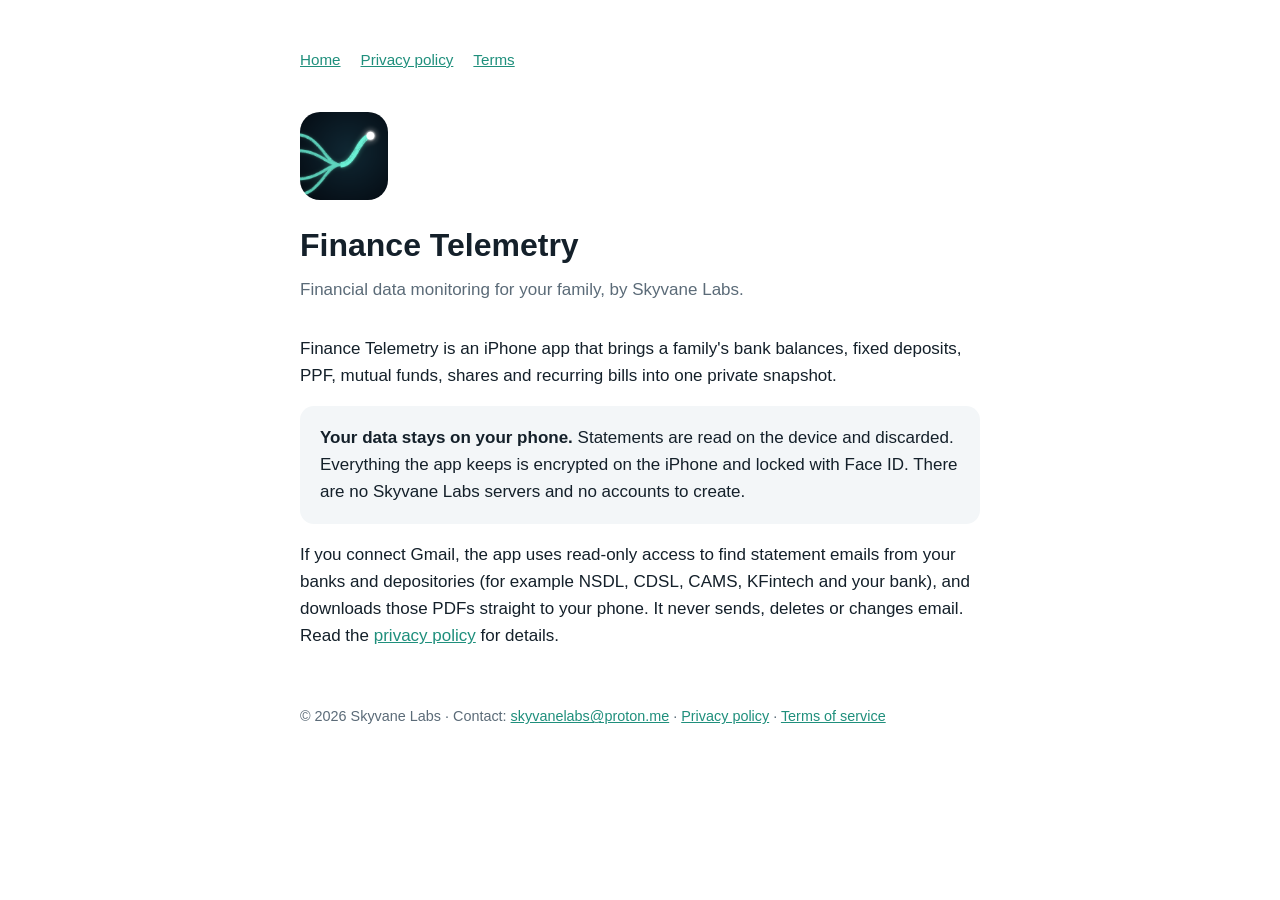
<file: index.html>
<!doctype html>
<html lang="en"><head><meta charset="utf-8"><meta name="viewport" content="width=device-width, initial-scale=1">
<title>Finance Telemetry</title><link rel="stylesheet" href="style.css"></head>
<body><main>
<nav><a href="index.html">Home</a><a href="privacy.html">Privacy policy</a><a href="terms.html">Terms</a></nav>
<img class="logo" src="icon.png" alt="Finance Telemetry icon">
<h1>Finance Telemetry</h1>
<p class="sub">Financial data monitoring for your family, by Skyvane Labs.</p>
<p>Finance Telemetry is an iPhone app that brings a family's bank balances, fixed deposits, PPF, mutual funds, shares and recurring bills into one private snapshot.</p>
<div class="card">
<strong>Your data stays on your phone.</strong> Statements are read on the device and discarded. Everything the app keeps is encrypted on the iPhone and locked with Face ID. There are no Skyvane Labs servers and no accounts to create.
</div>
<p>If you connect Gmail, the app uses read-only access to find statement emails from your banks and depositories (for example NSDL, CDSL, CAMS, KFintech and your bank), and downloads those PDFs straight to your phone. It never sends, deletes or changes email. Read the <a href="privacy.html">privacy policy</a> for details.</p>
<footer>© 2026 Skyvane Labs · Contact: <a href="mailto:skyvanelabs@proton.me">skyvanelabs@proton.me</a> · <a href="privacy.html">Privacy policy</a> · <a href="terms.html">Terms of service</a></footer>
</main></body></html>
</file>
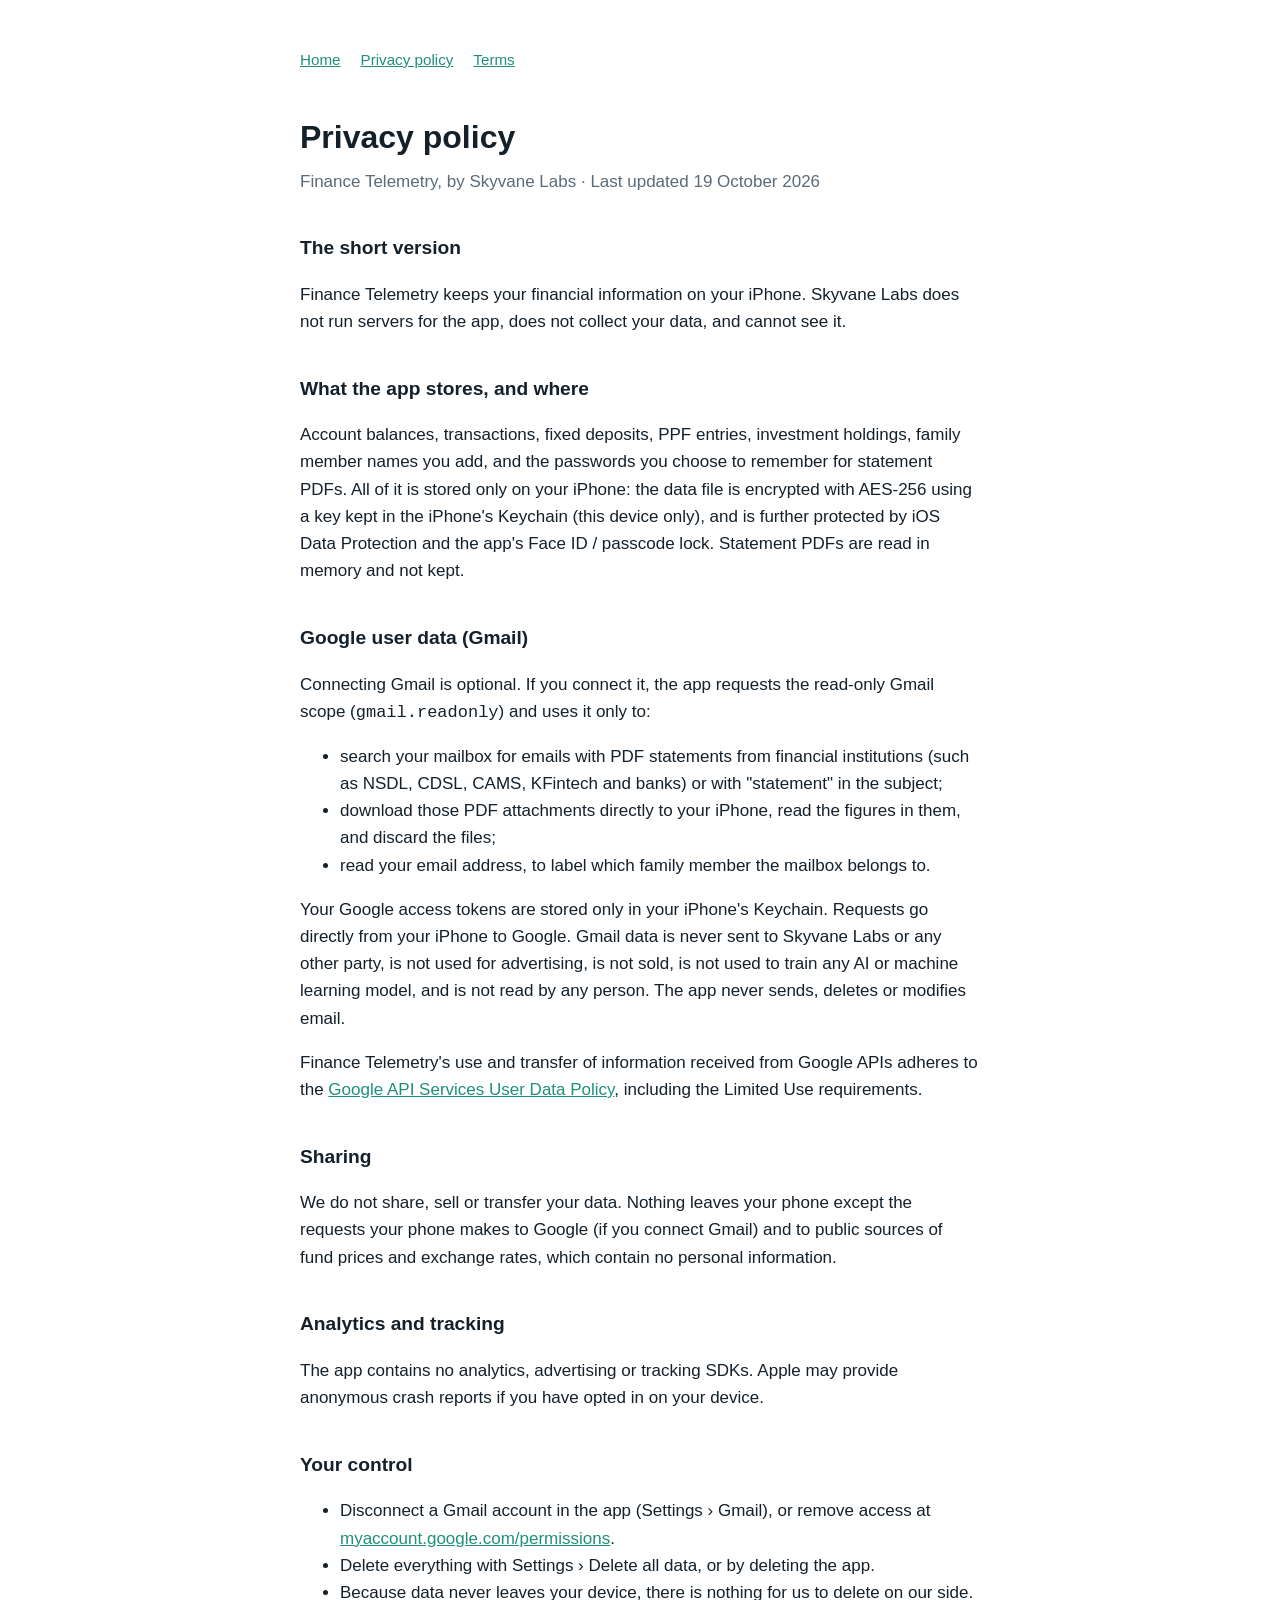
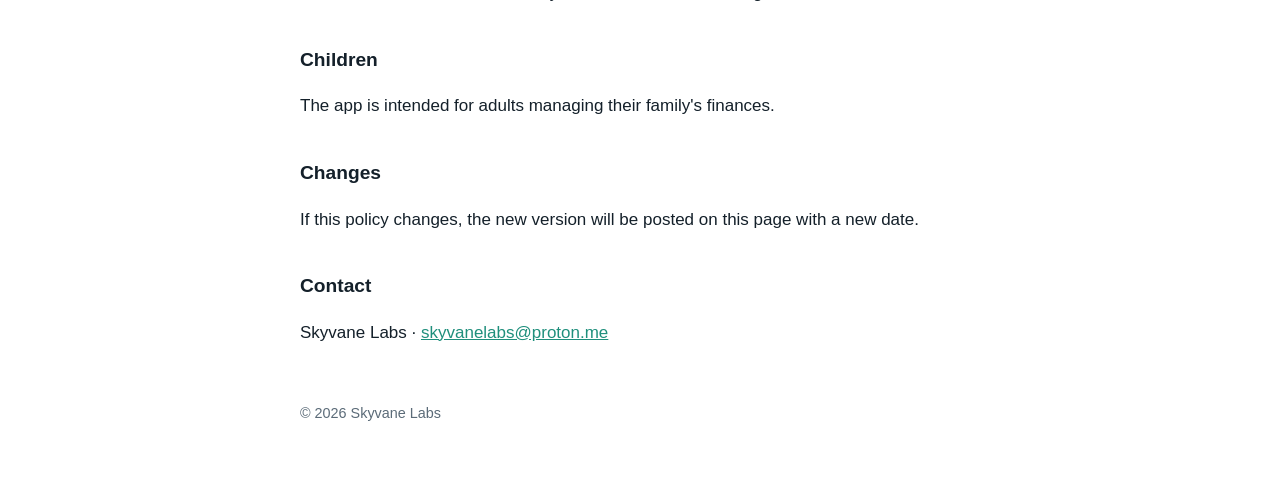
<file: privacy.html>
<!doctype html>
<html lang="en"><head><meta charset="utf-8"><meta name="viewport" content="width=device-width, initial-scale=1">
<title>Privacy policy · Finance Telemetry</title><link rel="stylesheet" href="style.css"></head>
<body><main>
<nav><a href="index.html">Home</a><a href="privacy.html">Privacy policy</a><a href="terms.html">Terms</a></nav>
<h1>Privacy policy</h1>
<p class="sub">Finance Telemetry, by Skyvane Labs · Last updated 19 October 2026</p>

<h2>The short version</h2>
<p>Finance Telemetry keeps your financial information on your iPhone. Skyvane Labs does not run servers for the app, does not collect your data, and cannot see it.</p>

<h2>What the app stores, and where</h2>
<p>Account balances, transactions, fixed deposits, PPF entries, investment holdings, family member names you add, and the passwords you choose to remember for statement PDFs. All of it is stored only on your iPhone: the data file is encrypted with AES-256 using a key kept in the iPhone's Keychain (this device only), and is further protected by iOS Data Protection and the app's Face ID / passcode lock. Statement PDFs are read in memory and not kept.</p>

<h2>Google user data (Gmail)</h2>
<p>Connecting Gmail is optional. If you connect it, the app requests the read-only Gmail scope (<code>gmail.readonly</code>) and uses it only to:</p>
<ul>
<li>search your mailbox for emails with PDF statements from financial institutions (such as NSDL, CDSL, CAMS, KFintech and banks) or with "statement" in the subject;</li>
<li>download those PDF attachments directly to your iPhone, read the figures in them, and discard the files;</li>
<li>read your email address, to label which family member the mailbox belongs to.</li>
</ul>
<p>Your Google access tokens are stored only in your iPhone's Keychain. Requests go directly from your iPhone to Google. Gmail data is never sent to Skyvane Labs or any other party, is not used for advertising, is not sold, is not used to train any AI or machine learning model, and is not read by any person. The app never sends, deletes or modifies email.</p>
<p>Finance Telemetry's use and transfer of information received from Google APIs adheres to the <a href="https://developers.google.com/terms/api-services-user-data-policy">Google API Services User Data Policy</a>, including the Limited Use requirements.</p>

<h2>Sharing</h2>
<p>We do not share, sell or transfer your data. Nothing leaves your phone except the requests your phone makes to Google (if you connect Gmail) and to public sources of fund prices and exchange rates, which contain no personal information.</p>

<h2>Analytics and tracking</h2>
<p>The app contains no analytics, advertising or tracking SDKs. Apple may provide anonymous crash reports if you have opted in on your device.</p>

<h2>Your control</h2>
<ul>
<li>Disconnect a Gmail account in the app (Settings › Gmail), or remove access at <a href="https://myaccount.google.com/permissions">myaccount.google.com/permissions</a>.</li>
<li>Delete everything with Settings › Delete all data, or by deleting the app.</li>
<li>Because data never leaves your device, there is nothing for us to delete on our side.</li>
</ul>

<h2>Children</h2>
<p>The app is intended for adults managing their family's finances.</p>

<h2>Changes</h2>
<p>If this policy changes, the new version will be posted on this page with a new date.</p>

<h2>Contact</h2>
<p>Skyvane Labs · <a href="mailto:skyvanelabs@proton.me">skyvanelabs@proton.me</a></p>
<footer>© 2026 Skyvane Labs</footer>
</main></body></html>
</file>
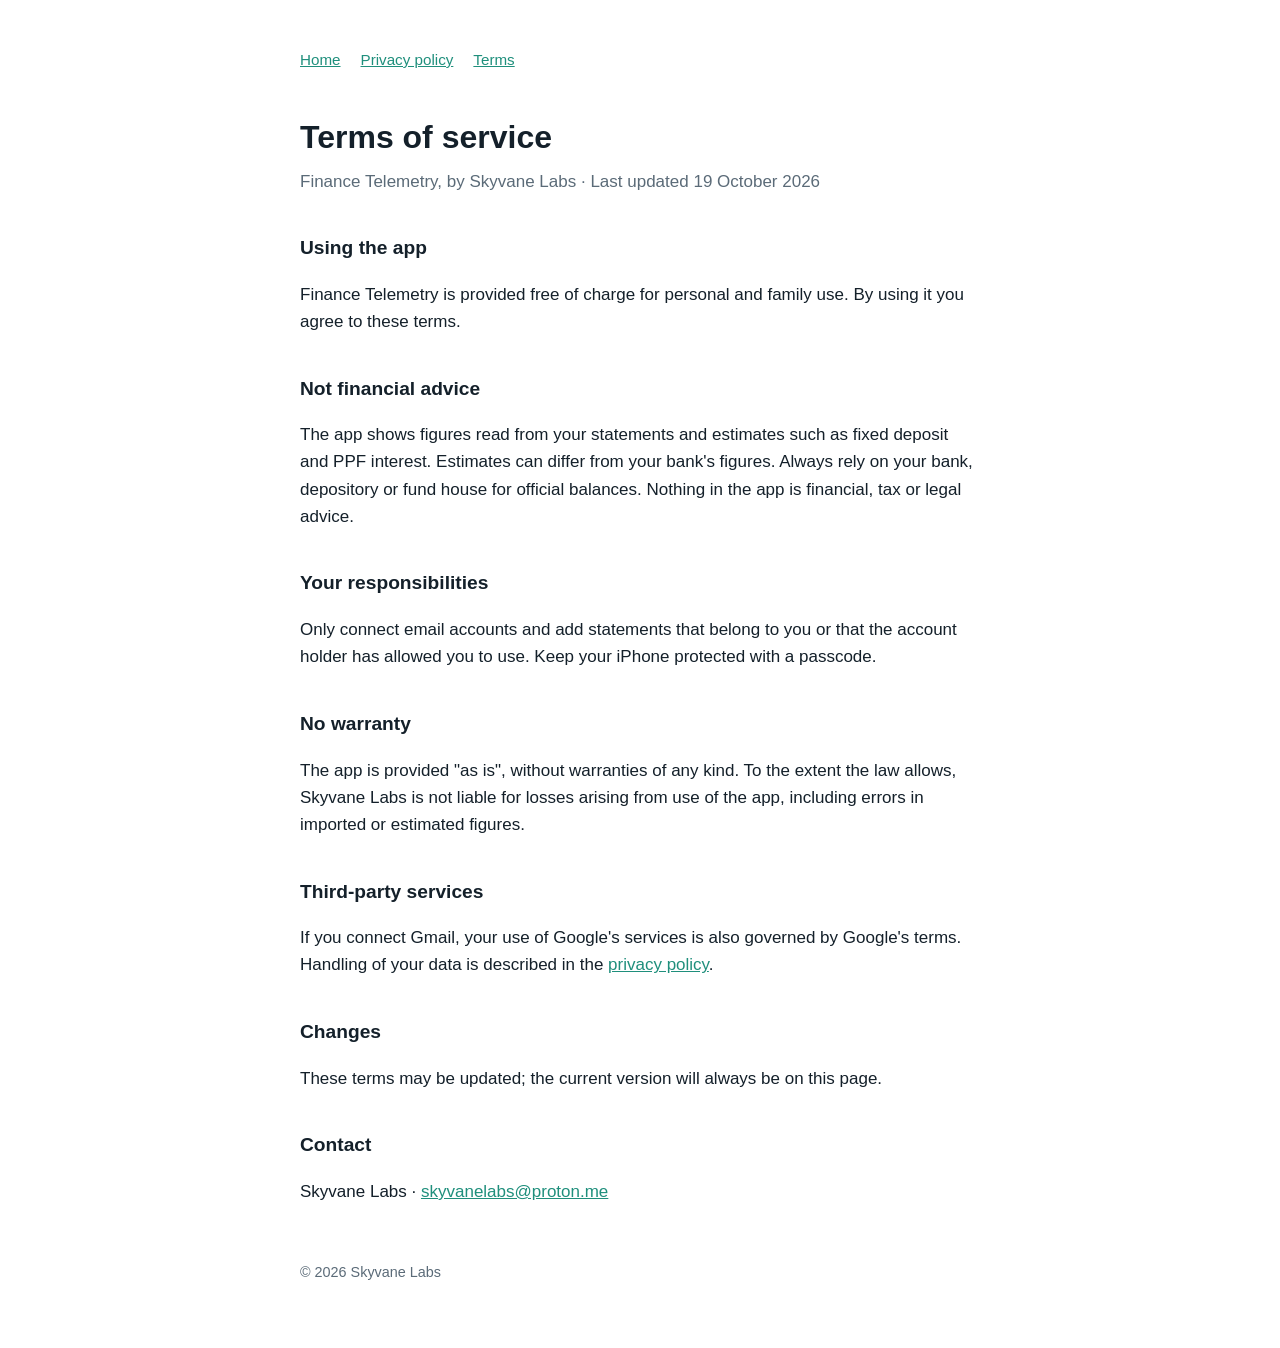
<file: terms.html>
<!doctype html>
<html lang="en"><head><meta charset="utf-8"><meta name="viewport" content="width=device-width, initial-scale=1">
<title>Terms of service · Finance Telemetry</title><link rel="stylesheet" href="style.css"></head>
<body><main>
<nav><a href="index.html">Home</a><a href="privacy.html">Privacy policy</a><a href="terms.html">Terms</a></nav>
<h1>Terms of service</h1>
<p class="sub">Finance Telemetry, by Skyvane Labs · Last updated 19 October 2026</p>
<h2>Using the app</h2>
<p>Finance Telemetry is provided free of charge for personal and family use. By using it you agree to these terms.</p>
<h2>Not financial advice</h2>
<p>The app shows figures read from your statements and estimates such as fixed deposit and PPF interest. Estimates can differ from your bank's figures. Always rely on your bank, depository or fund house for official balances. Nothing in the app is financial, tax or legal advice.</p>
<h2>Your responsibilities</h2>
<p>Only connect email accounts and add statements that belong to you or that the account holder has allowed you to use. Keep your iPhone protected with a passcode.</p>
<h2>No warranty</h2>
<p>The app is provided "as is", without warranties of any kind. To the extent the law allows, Skyvane Labs is not liable for losses arising from use of the app, including errors in imported or estimated figures.</p>
<h2>Third-party services</h2>
<p>If you connect Gmail, your use of Google's services is also governed by Google's terms. Handling of your data is described in the <a href="privacy.html">privacy policy</a>.</p>
<h2>Changes</h2>
<p>These terms may be updated; the current version will always be on this page.</p>
<h2>Contact</h2>
<p>Skyvane Labs · <a href="mailto:skyvanelabs@proton.me">skyvanelabs@proton.me</a></p>
<footer>© 2026 Skyvane Labs</footer>
</main></body></html>
</file>
<file: style.css>
:root { --bg:#ffffff; --fg:#14202a; --muted:#5b6b78; --accent:#1f8f7c; --card:#f3f6f8; }
@media (prefers-color-scheme: dark) { :root { --bg:#081018; --fg:#e8f1f4; --muted:#9db0bc; --accent:#6cf2d6; --card:#0f1d27; } }
* { box-sizing: border-box; }
body { margin:0; background:var(--bg); color:var(--fg); font:17px/1.6 -apple-system, BlinkMacSystemFont, "Segoe UI", Roboto, sans-serif; }
main { max-width: 720px; margin: 0 auto; padding: 48px 20px 64px; }
h1 { font-size: 2rem; margin: 0 0 4px; } h2 { margin-top: 2em; font-size: 1.2rem; }
.sub { color: var(--muted); margin: 0 0 32px; }
a { color: var(--accent); }
.card { background: var(--card); border-radius: 14px; padding: 18px 20px; margin: 16px 0; }
nav { display:flex; gap:20px; margin-bottom: 40px; font-size: .95rem; }
footer { margin-top: 56px; color: var(--muted); font-size: .9rem; }
img.logo { width: 88px; height: 88px; border-radius: 20px; display:block; margin-bottom: 20px; }
</file>
